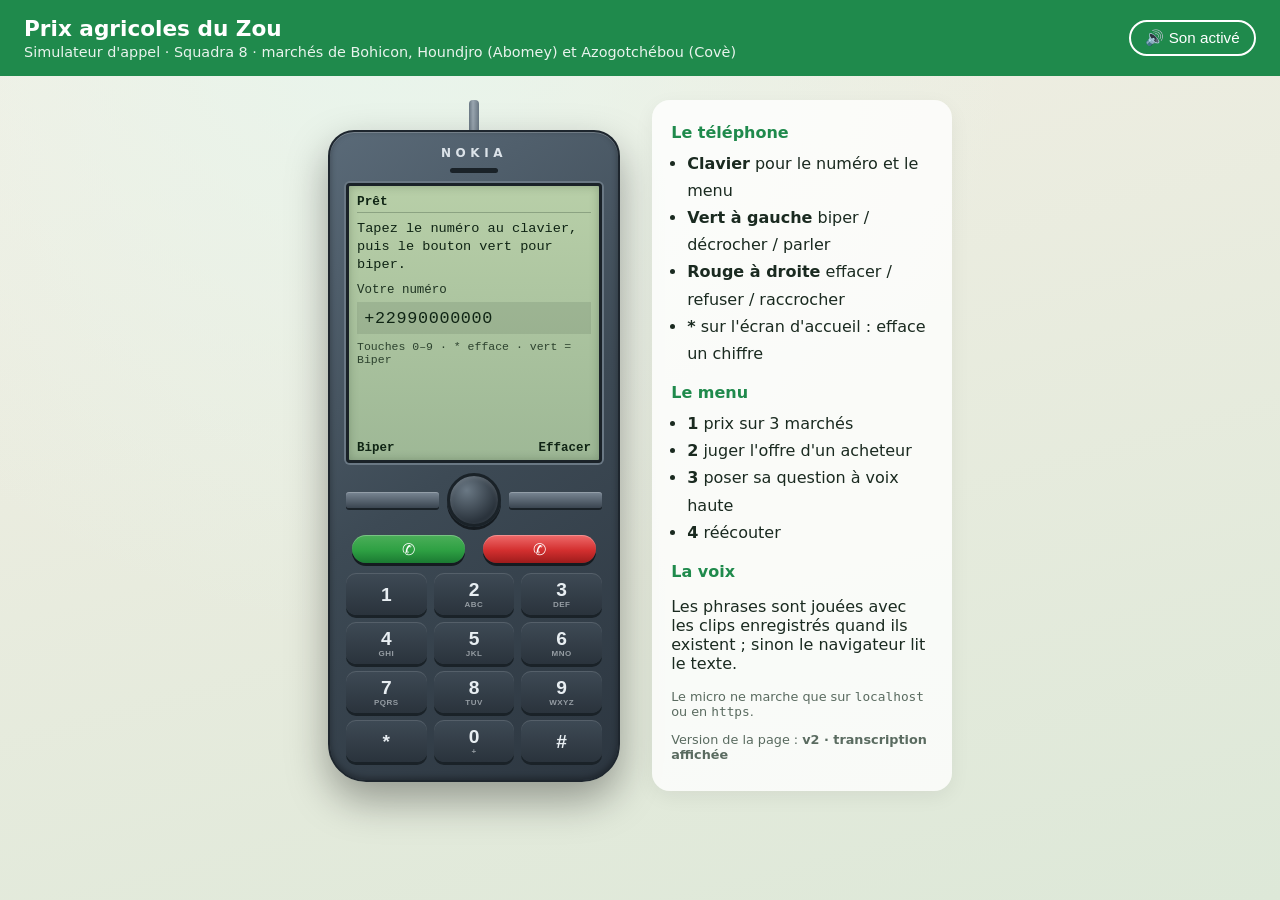
<file: web/simulateur/index.html>
<!DOCTYPE html>
<html lang="fr">
<head>
  <meta charset="utf-8">
  <meta name="viewport" content="width=device-width, initial-scale=1">
  <title>Simulateur d'appel – Squadra 8</title>
  <link rel="icon" href="data:,">
  <link rel="stylesheet" href="style.css?v=2">
</head>
<body>
  <header class="entete">
    <div>
      <h1>Prix agricoles du Zou</h1>
      <p>Simulateur d'appel · Squadra 8 · marchés de Bohicon, Houndjro (Abomey) et Azogotchébou (Covè)</p>
    </div>
    <button id="son" class="bouton-son" type="button" aria-pressed="true" title="Couper ou activer le son">🔊 Son activé</button>
  </header>

  <main class="scene">
    <section class="telephone nokia" aria-label="Faux téléphone Nokia à touches">
      <div class="antenne" aria-hidden="true"></div>
      <div class="coque">
        <div class="marque">NOKIA</div>
        <div class="haut-parleur" aria-hidden="true"></div>

        <div class="ecran">
          <div class="barre">
            <span id="statut" class="statut">Prêt</span>
            <span id="minuteur" class="minuteur"></span>
          </div>

          <div id="vue-bip" class="vue">
            <p class="consigne">Tapez le numéro au clavier, puis le bouton vert pour biper.</p>
            <p class="etiquette">Votre numéro</p>
            <p id="affichage-numero" class="affichage-numero">+22990000000</p>
            <input id="numero" type="hidden" value="+22990000000">
            <p id="aide-numero" class="aide">Touches 0–9 · * efface · vert = Biper</p>
          </div>

          <div id="vue-sonnerie" class="vue cache">
            <div class="appelant">
              <p class="nom">Service prix</p>
              <p id="texte-sonnerie" class="sous-titre">Appel entrant…</p>
              <p class="icone-appel" aria-hidden="true">☎</p>
            </div>
          </div>

          <div id="vue-appel" class="vue cache">
            <p id="processus" class="processus" aria-live="polite"></p>
            <div id="retranscription" class="retranscription cache" aria-live="polite"></div>
            <ol id="fil" class="fil" aria-live="polite"></ol>
            <div id="attente" class="attente"></div>
            <div id="compris" class="compris cache"></div>
          </div>

          <div id="erreur" class="erreur cache" role="alert"></div>

          <div class="soft-labels">
            <span id="label-gauche">Biper</span>
            <span id="label-droite">Effacer</span>
          </div>
        </div>

        <div class="nav-physique">
          <button id="soft-gauche" class="softkey" type="button" title="Touche gauche"></button>
          <button id="nav-rond" class="nav-rond" type="button" title="OK"></button>
          <button id="soft-droite" class="softkey" type="button" title="Touche droite"></button>
        </div>

        <div class="touches-appel">
          <button id="decrocher" class="bouton-appel vert" type="button" title="Appeler / décrocher" disabled>✆</button>
          <button id="raccrocher" class="bouton-appel rouge" type="button" title="Raccrocher">✆</button>
        </div>
        <button id="biper" class="cache" type="button">Biper</button>
        <button id="refuser" class="cache" type="button">Refuser</button>
        <button id="micro" class="cache" type="button">Parler</button>

        <div id="commandes" class="commandes">
          <div class="clavier" id="clavier">
            <button type="button" data-touche="1">1</button>
            <button type="button" data-touche="2">2<small>ABC</small></button>
            <button type="button" data-touche="3">3<small>DEF</small></button>
            <button type="button" data-touche="4">4<small>GHI</small></button>
            <button type="button" data-touche="5">5<small>JKL</small></button>
            <button type="button" data-touche="6">6<small>MNO</small></button>
            <button type="button" data-touche="7">7<small>PQRS</small></button>
            <button type="button" data-touche="8">8<small>TUV</small></button>
            <button type="button" data-touche="9">9<small>WXYZ</small></button>
            <button type="button" data-touche="*">*</button>
            <button type="button" data-touche="0">0<small>+</small></button>
            <button type="button" data-touche="#">#</button>
          </div>
        </div>
      </div>
    </section>

    <aside class="aide-demo">
      <h2>Le téléphone</h2>
      <ul>
        <li><b>Clavier</b> pour le numéro et le menu</li>
        <li><b>Vert à gauche</b> biper / décrocher / parler</li>
        <li><b>Rouge à droite</b> effacer / refuser / raccrocher</li>
        <li><b>*</b> sur l'écran d'accueil : efface un chiffre</li>
      </ul>
      <h2>Le menu</h2>
      <ul>
        <li><b>1</b> prix sur 3 marchés</li>
        <li><b>2</b> juger l'offre d'un acheteur</li>
        <li><b>3</b> poser sa question à voix haute</li>
        <li><b>4</b> réécouter</li>
      </ul>
      <h2>La voix</h2>
      <p id="info-voix">Les phrases sont jouées avec les clips enregistrés quand ils existent ; sinon le navigateur lit le texte.</p>
      <p class="petit">Le micro ne marche que sur <code>localhost</code> ou en <code>https</code>.</p>
      <p class="petit">Version de la page : <b id="version-page">v2 · transcription affichée</b></p>
    </aside>
  </main>

  <script src="app.js?v=2"></script>
</body>
</html>
</file>
<file: web/simulateur/style.css>
/* Faux Nokia 3310 : tout se fait aux touches, pas sur l'écran. */
:root {
  --vert: #1f8a4c;
  --vert-touche: #2ea043;
  --rouge-touche: #d32f2f;
  --encre: #1a2a20;
  --gris: #5a6b60;
  --lcd: #9eb896;
  --lcd-texte: #0f2414;
  --coque: #3d4a55;
  --coque-clair: #5a6a78;
  --touche: #2a333c;
  --touche-bord: #1a2228;
}
* { box-sizing: border-box; }
body {
  margin: 0;
  font-family: system-ui, -apple-system, "Segoe UI", Roboto, sans-serif;
  color: var(--encre);
  background:
    radial-gradient(ellipse at 30% 0%, #e8f5ec 0%, transparent 50%),
    linear-gradient(165deg, #f3efe4 0%, #dde8d8 100%);
  min-height: 100vh;
}
.entete {
  display: flex; justify-content: space-between; align-items: center; gap: 1rem;
  padding: 1rem 1.5rem; background: var(--vert); color: #fff; flex-wrap: wrap;
}
.entete h1 { margin: 0; font-size: 1.35rem; }
.entete p { margin: .2rem 0 0; opacity: .9; font-size: .9rem; }
.bouton-son {
  border: 2px solid #fff; background: transparent; color: #fff; border-radius: 999px;
  padding: .45rem .9rem; font-size: .95rem; cursor: pointer;
}
.bouton-son[aria-pressed="false"] { background: #fff; color: var(--rouge-touche); }

.scene {
  display: flex; gap: 2rem; justify-content: center; align-items: flex-start;
  padding: 1.5rem 1rem 3rem; flex-wrap: wrap;
}

.telephone.nokia {
  width: 292px; max-width: 100%;
  display: flex; flex-direction: column; align-items: center;
}
.antenne {
  width: 10px; height: 34px; margin-bottom: -4px;
  background: linear-gradient(90deg, #6a7884, #9aa6b0 40%, #6a7884);
  border-radius: 4px 4px 0 0;
}
.coque {
  width: 100%;
  background: linear-gradient(145deg, var(--coque-clair) 0%, var(--coque) 50%, #2c3640 100%);
  border-radius: 26px 26px 38px 38px;
  padding: 12px 16px 18px;
  box-shadow:
    0 18px 40px rgba(0,0,0,.35),
    inset 0 1px 0 rgba(255,255,255,.22),
    inset 0 -2px 6px rgba(0,0,0,.35);
  border: 2px solid #1e262e;
}
.marque {
  text-align: center; color: #dce3e9; font-size: .75rem; letter-spacing: .38em;
  font-weight: 700; margin: 2px 0 8px;
}
.haut-parleur {
  width: 48px; height: 5px; border-radius: 3px; background: #1a2228;
  margin: 0 auto 10px;
}

.ecran {
  background: linear-gradient(180deg, #b8cfa8 0%, var(--lcd) 100%);
  border-radius: 4px;
  min-height: 280px;
  max-height: 360px;
  padding: 8px 8px 4px;
  display: flex; flex-direction: column;
  color: var(--lcd-texte);
  border: 3px solid #1a2228;
  box-shadow: inset 0 0 10px rgba(20,40,20,.25), 0 0 0 2px #6a7884;
  font-family: "Lucida Console", "Courier New", ui-monospace, monospace;
  overflow: hidden;
}
.barre {
  display: flex; justify-content: space-between; font-size: .8rem;
  margin-bottom: 4px; padding-bottom: 3px;
  border-bottom: 1px solid rgba(15,36,20,.25);
}
.statut { font-weight: 700; }
.vue { flex: 1; display: flex; flex-direction: column; min-height: 0; }
.cache { display: none !important; }
.consigne { margin: .15rem 0 .5rem; line-height: 1.35; font-size: .85rem; }
.etiquette { font-size: .78rem; margin: 0; opacity: .9; }
.affichage-numero {
  margin: .35rem 0 .2rem; padding: .4rem .45rem;
  background: rgba(15,36,20,.1); font-size: 1.05rem; letter-spacing: .04em;
  min-height: 1.6em; word-break: break-all;
}
.aide { font-size: .72rem; margin: .2rem 0 0; opacity: .8; }

.appelant { text-align: center; margin: .5rem 0; flex: 1; }
.nom { font-weight: 700; font-size: .95rem; margin: 0; }
.sous-titre { margin: .25rem 0 0; font-size: .8rem; }
.icone-appel { font-size: 1.8rem; margin: .5rem 0 0; animation: sonne-nokia 1s infinite; }
.icone-appel.attente { animation: none; opacity: .5; }
@keyframes sonne-nokia {
  0%, 100% { transform: rotate(0); }
  20% { transform: rotate(-10deg); }
  40% { transform: rotate(10deg); }
}

.processus {
  margin: 0 0 4px; font-size: .78rem; font-weight: 700;
  padding: .2rem .3rem; background: rgba(15,36,20,.1);
}
.retranscription {
  margin: 0 0 6px; padding: .45rem .5rem;
  background: rgba(255,255,255,.45); border: 1px solid rgba(15,36,20,.35);
  font-size: .88rem; line-height: 1.35;
}
.retranscription .titre { display: block; font-size: .72rem; font-weight: 700; margin-bottom: .2rem; }
.retranscription .citation { font-weight: 700; }
.fil {
  list-style: none; margin: 0; padding: 0; flex: 1; overflow-y: auto;
  display: flex; flex-direction: column; gap: 4px; min-height: 0;
}
.fil li {
  padding: .28rem .35rem; line-height: 1.35; font-size: .8rem;
  border-bottom: 1px dotted rgba(15,36,20,.3);
}
.fil .service { background: rgba(15,36,20,.08); }
.fil .service.en-cours { outline: 1px solid var(--lcd-texte); }
.fil .paysan { background: rgba(255,255,255,.28); text-align: right; }
.fil .code {
  display: inline-block; font-size: .65rem; border: 1px solid rgba(15,36,20,.35);
  padding: 0 .2rem; margin-right: .25rem;
}
.fil .source { display: block; font-size: .62rem; opacity: .7; margin-top: .1rem; }
.attente {
  margin-top: 4px; padding: .3rem .4rem; font-size: .74rem;
  border-top: 1px solid rgba(15,36,20,.3);
}
.compris { margin-top: 3px; font-size: .7rem; padding: .25rem .35rem; border: 1px dashed rgba(15,36,20,.4); }
.erreur {
  margin-top: 4px; background: rgba(140,30,30,.15); color: #5a1010;
  padding: .3rem .4rem; font-size: .74rem;
}

.soft-labels {
  display: flex; justify-content: space-between; margin-top: 4px;
  font-size: .78rem; font-weight: 700; min-height: 1.2em;
}
.soft-labels span { max-width: 46%; }

.nav-physique {
  display: grid; grid-template-columns: 1fr 54px 1fr; gap: 8px;
  align-items: center; margin: 10px 0 8px;
}
.softkey {
  height: 16px; border: 0; border-radius: 3px; cursor: pointer;
  background: linear-gradient(180deg, #7a8794, #3a4550);
  box-shadow: 0 2px 0 #1a2228, inset 0 1px 0 rgba(255,255,255,.2);
}
.nav-rond {
  width: 54px; height: 54px; border-radius: 50%; margin: 0 auto; cursor: pointer;
  background: radial-gradient(circle at 35% 30%, #6a7884, #2a333c 70%);
  border: 3px solid #1a2228;
  box-shadow: inset 0 2px 4px rgba(255,255,255,.15), 0 3px 0 #151b20;
}

.touches-appel {
  display: grid; grid-template-columns: 1fr 1fr; gap: 18px;
  margin: 0 6px 10px;
}
.bouton-appel {
  height: 28px; border: 0; cursor: pointer; color: #fff; font-size: 1rem;
  border-radius: 14px;
  box-shadow: 0 3px 0 #151b20, inset 0 1px 0 rgba(255,255,255,.25);
}
.bouton-appel:disabled { opacity: .4; cursor: not-allowed; }
.bouton-appel.vert {
  background: linear-gradient(180deg, #4caf5a, var(--vert-touche) 55%, #1b7a32);
}
.bouton-appel.rouge {
  background: linear-gradient(180deg, #ef6b6b, var(--rouge-touche) 55%, #9e1c1c);
  transform: none;
}
.bouton-appel.enregistre {
  box-shadow: 0 0 0 3px #f6d35a, 0 3px 0 #151b20;
  animation: pulse 1s infinite;
}
@keyframes pulse { 50% { opacity: .8; } }

.commandes { margin-top: 2px; }
.clavier { display: grid; grid-template-columns: repeat(3, 1fr); gap: 7px; }
.clavier button {
  height: 42px; border-radius: 10px; border: 0;
  background: linear-gradient(180deg, #3e4a55, var(--touche));
  color: #e8eef2; font-size: 1.2rem; font-weight: 700; cursor: pointer;
  display: flex; flex-direction: column; align-items: center; justify-content: center;
  line-height: 1;
  box-shadow: 0 3px 0 var(--touche-bord), inset 0 1px 0 rgba(255,255,255,.12);
}
.clavier button small {
  font-size: .5rem; letter-spacing: .06em; opacity: .55; margin-top: 2px; font-weight: 600;
}
.clavier button.valide {
  background: linear-gradient(180deg, #2d9a58, #1f6e3c);
}
.clavier button:active {
  transform: translateY(2px);
  box-shadow: 0 1px 0 var(--touche-bord);
}

.aide-demo {
  max-width: 300px; background: rgba(255,255,255,.8); border-radius: 18px;
  padding: 1rem 1.2rem; box-shadow: 0 6px 20px rgba(0,0,0,.06);
}
.aide-demo h2 { font-size: 1rem; margin: .4rem 0 .5rem; color: var(--vert); }
.aide-demo ul { padding-left: 1rem; margin: 0 0 1rem; line-height: 1.7; }
.petit { font-size: .8rem; color: var(--gris); }

@media (max-width: 720px) {
  .scene { padding: .8rem .5rem 2rem; gap: 1rem; }
  .telephone.nokia { width: 280px; }
  .aide-demo { max-width: 360px; width: 100%; }
}
</file>
